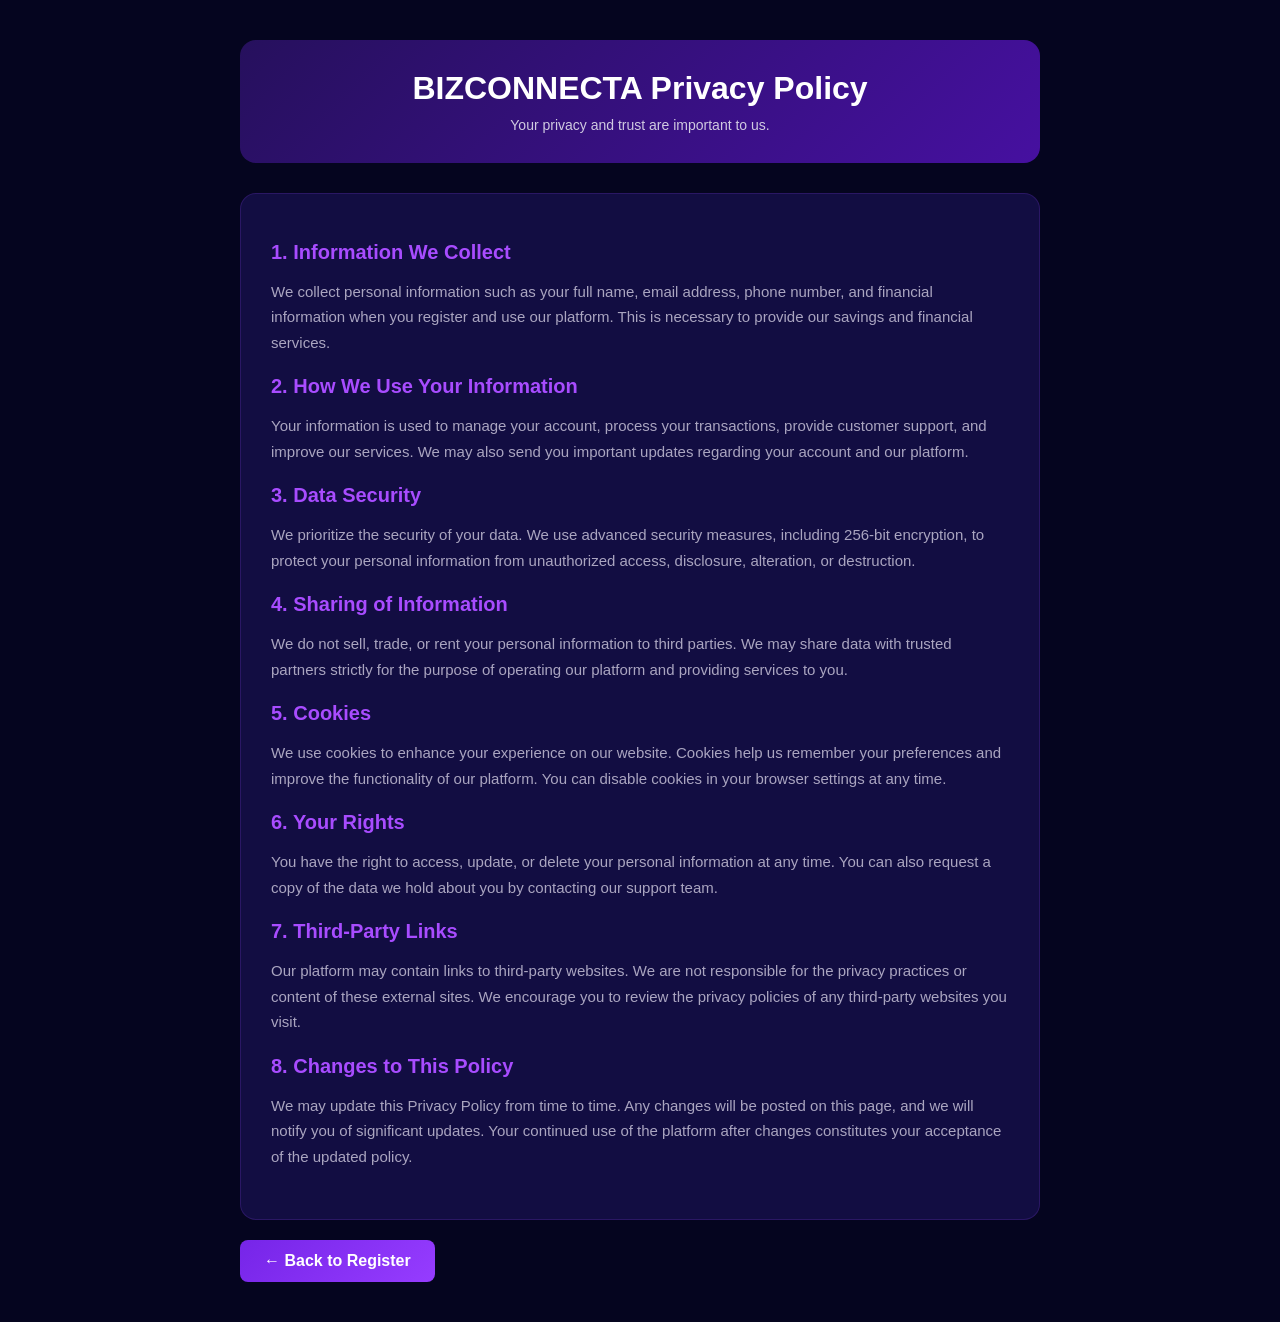
<file: privacy-policy.html>
<!DOCTYPE html>
<html lang="en">
<head>
    <meta charset="UTF-8">
    <meta name="viewport" content="width=device-width, initial-scale=1.0">
    <title>Privacy Policy - BIZCONNECTA</title>

    <style>
        body {
            font-family: 'Segoe UI', Tahoma, Geneva, Verdana, sans-serif;
            margin: 0;
            padding: 0;
            background: #05051f;
            color: white;
        }

        .container {
            max-width: 800px;
            margin: 0 auto;
            padding: 40px 20px;
        }

        .header {
            background: linear-gradient(135deg, #26105d, #4610a0);
            padding: 30px;
            border-radius: 16px;
            margin-bottom: 30px;
            text-align: center;
        }

        .header h1 {
            font-size: 32px;
            margin: 0 0 10px;
        }

        .header p {
            color: #d0cae1;
            font-size: 14px;
            margin: 0;
        }

        .content {
            background: #120d42;
            border: 1px solid rgba(150, 70, 255, .18);
            border-radius: 16px;
            padding: 30px;
        }

        .content h2 {
            font-size: 20px;
            color: #a84cff;
            margin-bottom: 15px;
        }

        .content p {
            color: #aaa5c0;
            font-size: 15px;
            line-height: 1.7;
            margin-bottom: 20px;
        }

        .back-btn {
            display: inline-block;
            margin-top: 20px;
            padding: 12px 24px;
            background: linear-gradient(135deg, #7625e8, #963cff);
            color: white;
            text-decoration: none;
            border-radius: 8px;
            font-weight: bold;
        }
    </style>
</head>
<body>

    <div class="container">
        <!-- HEADER -->
        <div class="header">
            <h1>BIZCONNECTA Privacy Policy</h1>
            <p>Your privacy and trust are important to us.</p>
        </div>

        <!-- CONTENT -->
        <div class="content">
            <h2>1. Information We Collect</h2>
            <p>We collect personal information such as your full name, email address, phone number, and financial information when you register and use our platform. This is necessary to provide our savings and financial services.</p>

            <h2>2. How We Use Your Information</h2>
            <p>Your information is used to manage your account, process your transactions, provide customer support, and improve our services. We may also send you important updates regarding your account and our platform.</p>

            <h2>3. Data Security</h2>
            <p>We prioritize the security of your data. We use advanced security measures, including 256-bit encryption, to protect your personal information from unauthorized access, disclosure, alteration, or destruction.</p>

            <h2>4. Sharing of Information</h2>
            <p>We do not sell, trade, or rent your personal information to third parties. We may share data with trusted partners strictly for the purpose of operating our platform and providing services to you.</p>

            <h2>5. Cookies</h2>
            <p>We use cookies to enhance your experience on our website. Cookies help us remember your preferences and improve the functionality of our platform. You can disable cookies in your browser settings at any time.</p>

            <h2>6. Your Rights</h2>
            <p>You have the right to access, update, or delete your personal information at any time. You can also request a copy of the data we hold about you by contacting our support team.</p>

            <h2>7. Third-Party Links</h2>
            <p>Our platform may contain links to third-party websites. We are not responsible for the privacy practices or content of these external sites. We encourage you to review the privacy policies of any third-party websites you visit.</p>

            <h2>8. Changes to This Policy</h2>
            <p>We may update this Privacy Policy from time to time. Any changes will be posted on this page, and we will notify you of significant updates. Your continued use of the platform after changes constitutes your acceptance of the updated policy.</p>
        </div>

        <!-- BACK BUTTON -->
        <a href="register.html" class="back-btn">← Back to Register</a>
    </div>

</body>
</html>
</file>
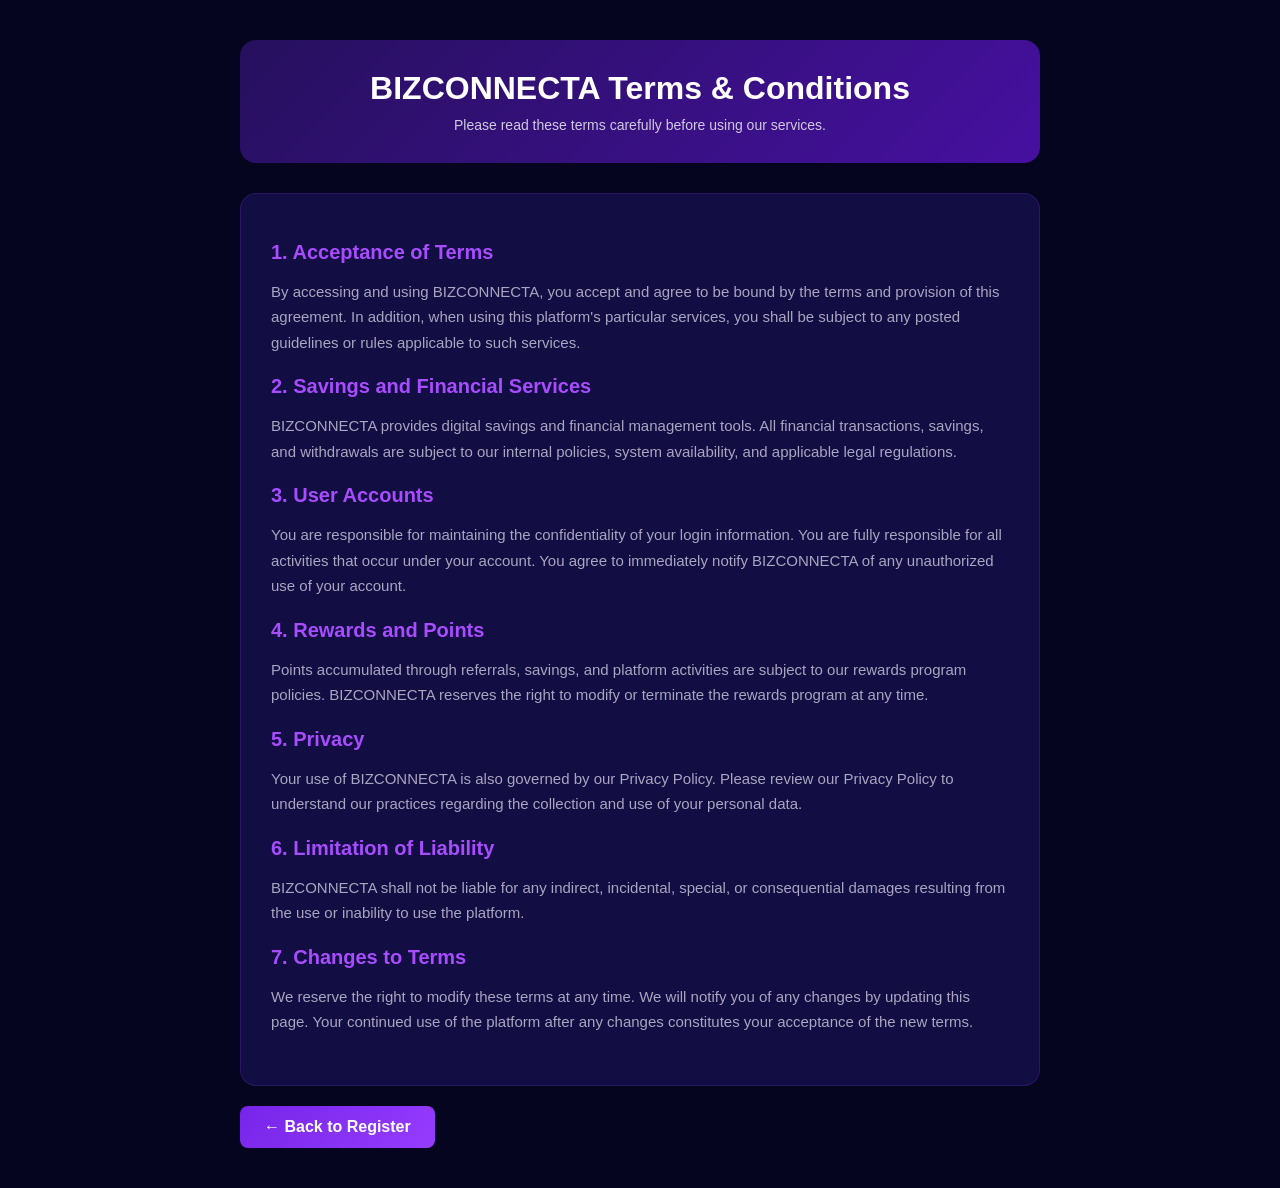
<file: terms-and-condition.html>
<!DOCTYPE html>
<html lang="en">
<head>
    <meta charset="UTF-8">
    <meta name="viewport" content="width=device-width, initial-scale=1.0">
    <title>Terms & Conditions - BIZCONNECTA</title>

    <style>
        body {
            font-family: 'Segoe UI', Tahoma, Geneva, Verdana, sans-serif;
            margin: 0;
            padding: 0;
            background: #05051f;
            color: white;
        }

        .container {
            max-width: 800px;
            margin: 0 auto;
            padding: 40px 20px;
        }

        .header {
            background: linear-gradient(135deg, #26105d, #4610a0);
            padding: 30px;
            border-radius: 16px;
            margin-bottom: 30px;
            text-align: center;
        }

        .header h1 {
            font-size: 32px;
            margin: 0 0 10px;
        }

        .header p {
            color: #d0cae1;
            font-size: 14px;
            margin: 0;
        }

        .content {
            background: #120d42;
            border: 1px solid rgba(150, 70, 255, .18);
            border-radius: 16px;
            padding: 30px;
        }

        .content h2 {
            font-size: 20px;
            color: #a84cff;
            margin-bottom: 15px;
        }

        .content p {
            color: #aaa5c0;
            font-size: 15px;
            line-height: 1.7;
            margin-bottom: 20px;
        }

        .back-btn {
            display: inline-block;
            margin-top: 20px;
            padding: 12px 24px;
            background: linear-gradient(135deg, #7625e8, #963cff);
            color: white;
            text-decoration: none;
            border-radius: 8px;
            font-weight: bold;
        }
    </style>
</head>
<body>

    <div class="container">
        <!-- HEADER -->
        <div class="header">
            <h1>BIZCONNECTA Terms & Conditions</h1>
            <p>Please read these terms carefully before using our services.</p>
        </div>

        <!-- CONTENT -->
        <div class="content">
            <h2>1. Acceptance of Terms</h2>
            <p>By accessing and using BIZCONNECTA, you accept and agree to be bound by the terms and provision of this agreement. In addition, when using this platform's particular services, you shall be subject to any posted guidelines or rules applicable to such services.</p>

            <h2>2. Savings and Financial Services</h2>
            <p>BIZCONNECTA provides digital savings and financial management tools. All financial transactions, savings, and withdrawals are subject to our internal policies, system availability, and applicable legal regulations.</p>

            <h2>3. User Accounts</h2>
            <p>You are responsible for maintaining the confidentiality of your login information. You are fully responsible for all activities that occur under your account. You agree to immediately notify BIZCONNECTA of any unauthorized use of your account.</p>

            <h2>4. Rewards and Points</h2>
            <p>Points accumulated through referrals, savings, and platform activities are subject to our rewards program policies. BIZCONNECTA reserves the right to modify or terminate the rewards program at any time.</p>

            <h2>5. Privacy</h2>
            <p>Your use of BIZCONNECTA is also governed by our Privacy Policy. Please review our Privacy Policy to understand our practices regarding the collection and use of your personal data.</p>

            <h2>6. Limitation of Liability</h2>
            <p>BIZCONNECTA shall not be liable for any indirect, incidental, special, or consequential damages resulting from the use or inability to use the platform.</p>

            <h2>7. Changes to Terms</h2>
            <p>We reserve the right to modify these terms at any time. We will notify you of any changes by updating this page. Your continued use of the platform after any changes constitutes your acceptance of the new terms.</p>
        </div>

        <!-- BACK BUTTON -->
        <a href="register.html" class="back-btn">← Back to Register</a>
    </div>

</body>
</html>
</file>
